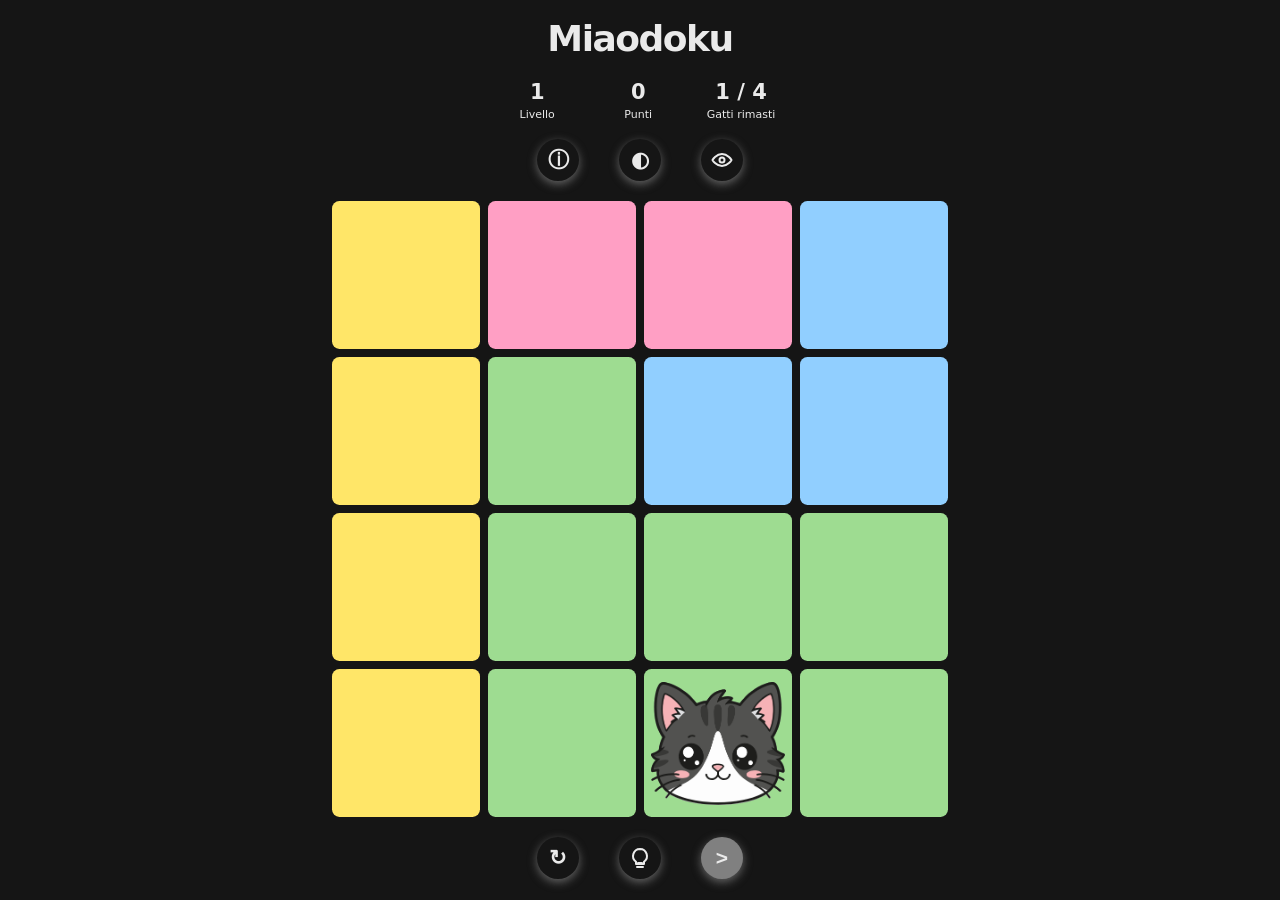
<file: index.html>
<!DOCTYPE html>
<html lang="it">
<head>
	<meta charset="UTF-8">
	<meta name="viewport" content="width=device-width, initial-scale=1.0">
	<title>Miaodoku</title>
	<link rel="stylesheet" href="res/style.css">
</head>
<body>
	<div id="loadingScreen">
		<img src="res/C.png">
		<div class="loading-bar">
			<div class="loading-progress"></div>
			<span class="loading-text">Caricamento</span>
		</div>
	</div>
	<div id="game">
		<h1>Miaodoku</h1>
		<div id="stats">
			<div class="stat">
				<div id="level" class="value">1</div>
				<div class="label">Livello</div>
			</div>
			<div class="stat">
				<div id="score" class="value">0</div>
				<div class="label">Punti</div>
			</div>
			<div class="stat">
				<div id="cats" class="value">1 / 4</div>
				<div class="label">Gatti rimasti</div>
			</div>
		</div>
		<div id="controls">
			<button id="infoButton" class="control-button" type="button" aria-label="Regole" title="Regole">ⓘ</button>
			<button id="themeButton" class="control-button" type="button" aria-label="Tema" title="Tema">◐</button>
			<button id="skinButton" class="control-button" type="button" aria-label="Skin gatti" title="Skin gatti">
				<svg class="cat-icon" viewBox="0 0 24 24" aria-hidden="true">
					<path d="M2.5 12s3.5-6 9.5-6 9.5 6 9.5 6-3.5 6-9.5 6-9.5-6-9.5-6z" />
					<circle cx="12" cy="12" r="2.5" /></svg>
			</button>
		</div>
		<div id="board"></div>
		<div id="gameControls">
			<button id="resetButton" class="control-button" type="button" aria-label="Reset" title="Reset">↻</button>
			<button id="helpButton" class="control-button" type="button" aria-label="Aiuto" title="Aiuto">
				<svg class="bulb" viewBox="0 0 24 24" aria-hidden="true">
					<path d="M9 21h6M10 17h4M12 3a7 7 0 0 0-4 12.7V18h8v-2.3A7 7 0 0 0 12 3z" /></svg>
			</button>
			<button id="nextButton" class="control-button" type="button" aria-label="Prossimo livello" title="Prossimo livello">&gt;</button>
		</div>
		<div id="message"></div>
	</div>
	<div id="levelOverlay" class="overlay" aria-hidden="true">
		<div id="levelPopup" class="popup">
			<button id="closeLevelPopup" type="button" class="close-button" aria-label="Chiudi">×</button>
			<div class="level-image"><img src="res/L.png" alt=""></div>
			<button id="nextLevelButton">Prossimo livello</button>
		</div>
	</div>
	<div id="infoOverlay" class="overlay" aria-hidden="true">
		<div id="infoPopup" role="dialog" class="popup" aria-modal="true" aria-labelledby="infoTitle">
			<button id="closeInfo" type="button" class="close-button" aria-label="Chiudi">×</button>
			<h3 id="infoTitle" style="color: var(--title)">🎮 Controlli:</h3>
			<p>❌ <strong style="color: var(--title)">Click/tocco</strong>
				<br>Inserisci una X su una casella vuota
				<br>
				<br>🐱 <strong style="color: var(--title)">Doppio click/tocco</strong>
				<br>Inserisci un gatto su una casella vuota
				<br>
				<br>🟦 <strong style="color: var(--title)">Click/tocco su una casella occupata</strong>
				<br>Svuota la casella occupata</p>
			<h3 style="color: var(--title)">Come si gioca:</h3>
			<p>🐱 Metti i gatti nelle caselle giuste, ma attenzione: i gatti non amano bisticciare!
				<br>
				<br>🐾 <strong style="color: var(--title)">Attenti ai litigi!</strong>
				<br>A volte due gatti possono incontrarsi e iniziare a discutere
				<br>Il gatto <strong>Alpha</strong> è il più coraggioso e rimane nella sua casella, mentre il gatto <strong>Beta</strong> preferisce scappare via
				<br>Al suo posto rimane una X, così sai che quella casella non va più usata
				<br>
				<br>🐾 <strong style="color: var(--title)">Niente gatti nella stessa riga</strong>
				<br>Due gatti sulla stessa riga si disturbano e litigano
				<br>
				<br>🐾 <strong style="color: var(--title)">Niente gatti nella stessa colonna</strong>
				<br>Anche sopra e sotto non possono stare insieme
				<br>
				<br>🐾 <strong style="color: var(--title)">Ogni colore ha una sola zona</strong>
				<br>Ogni colore è la zona di un gatto. Non mettere un altro gatto nello stesso colore
				<br>
				<br>🐾 <strong style="color: var(--title)">Niente gatti vicini</strong>
				<br>I gatti hanno bisogno di spazio: se sono troppo vicini iniziano a bisticciare
				<br>
				<br>💡 <strong style="color: var(--title)">Aiuto</strong>
				<br>Il pulsante aiuto mette delle X nelle caselle dove un gatto non può stare
				<br>Attenzione però: l'aiuto non può correggere un gatto messo nel posto sbagliato!
				<br>
				<br>Trova il posto giusto per tutti i gatti e completa il livello! 🎉</p>
		</div>
	</div>
	<div id="congratsOverlay" class="overlay" aria-hidden="true">
		<div id="congratsPopup" class="popup">
			<button id="closeCongrats" type="button" class="close-button" aria-label="Chiudi">×</button>
			<h2 style="color: var(--title)">🎉 Congratulazioni!</h2>
			<p>
				Hai completato tutti i livelli! 🐱
				<br><br>
				Puoi continuare a giocare per accumulare punti e divertirti.
			</p>
		</div>
	</div>
	<script src="res/script.js"></script>
</body>
</html>
</file>
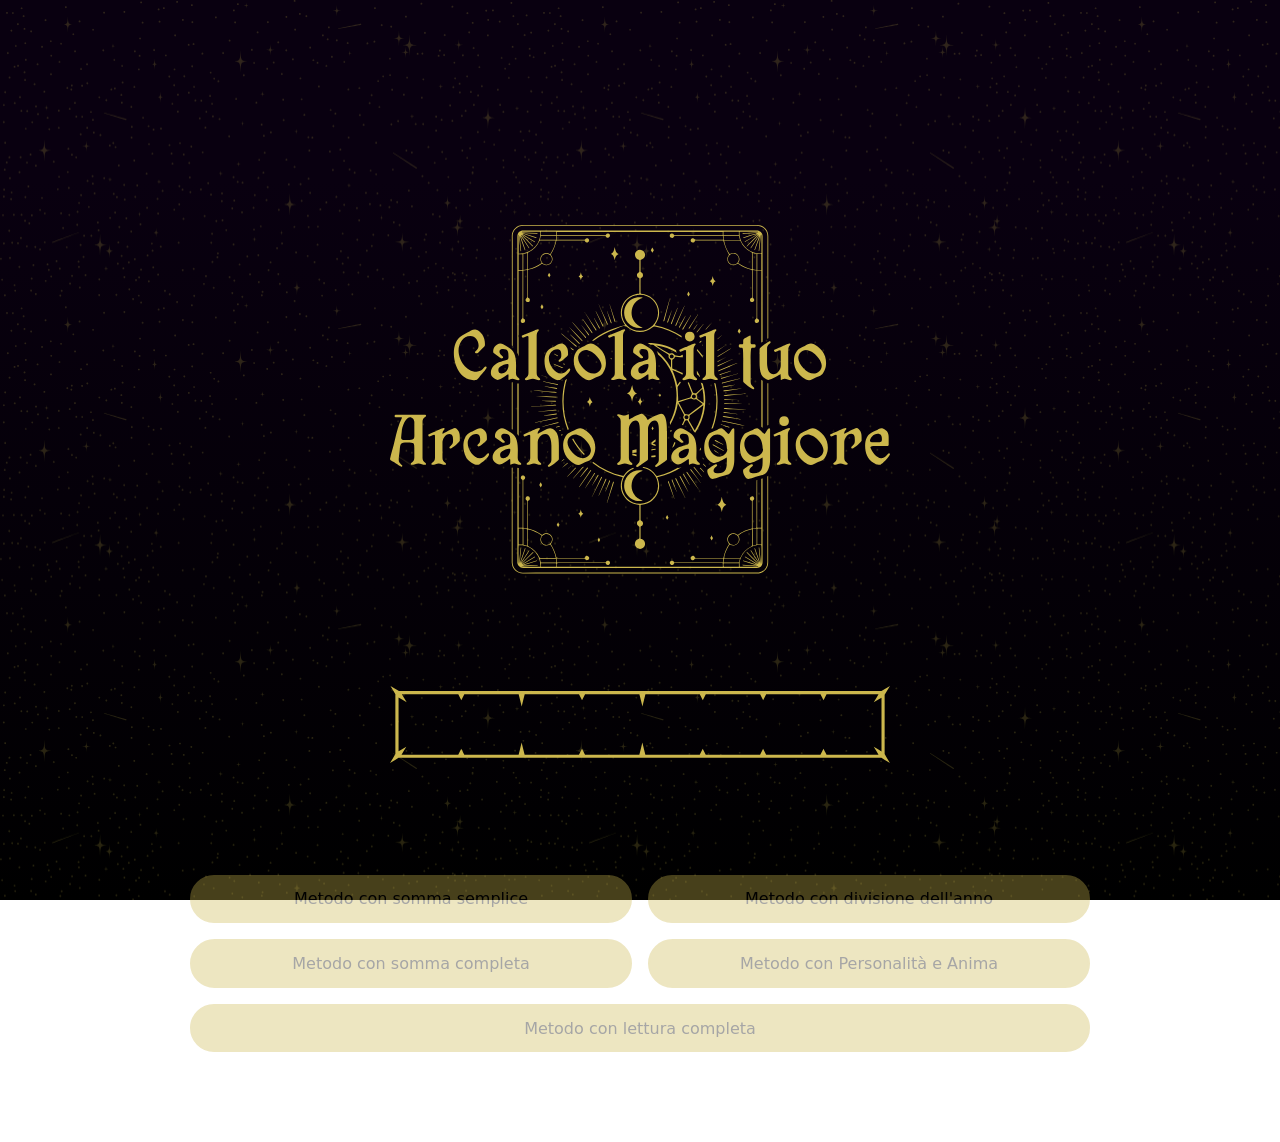
<file: tarots.html>
<!DOCTYPE html>
<html lang="it">
<head>
    <meta charset="UTF-8">
    <meta
        name="viewport"
        content="width=device-width, initial-scale=1.0"
    >
    <meta
        name="description"
        content="Calcola il tuo Arcano Maggiore attraverso la tua data di nascita."
    >
    <title>Tarocchi — Arcano Maggiore</title>
    <link rel="stylesheet" href="res/tarots/style.css">
</head>
<body>
    <div class="stars-background svg-host" data-svg="res/tarots/stars.svg" aria-hidden="true"></div>

    <main class="page">
        <section class="hero">
            <div class="title-image svg-host" data-svg="res/tarots/title.svg" aria-label="Tarocchi"></div>
        </section>
        <section class="calculator">
            <div class="date-container">
                <label
                    for="birth-date"
                    class="visually-hidden"
                >
                    Data di nascita
                </label>
                <div class="date-input-wrapper">
                    <input
                        id="birth-date"
                        class="date-input"
                        type="text"
                        inputmode="numeric"
                        autocomplete="bday"
                        maxlength="8"
                        aria-label="Data di nascita"
                    >
                    <div class="date-digits" aria-hidden="true">
                        <span class="date-digit"></span>
                        <span class="date-digit"></span>
                        <span class="date-digit"></span>
                        <span class="date-digit"></span>
                        <span class="date-digit"></span>
                        <span class="date-digit"></span>
                        <span class="date-digit"></span>
                        <span class="date-digit"></span>
                    </div>
                    <div class="date-decoration svg-host" data-svg="res/tarots/date.svg" aria-hidden="true"></div>
                </div>
                <p
                    id="date-error"
                    class="date-error"
                    aria-live="polite"
                ></p>
            </div>
            <div
                class="methods"
                aria-label="Metodi di calcolo"
            >
                <button
                    type="button"
                    class="method-button"
                    data-method="simple"
                >
                    Metodo con somma semplice
                </button>
                <button
                    type="button"
                    class="method-button"
                    data-method="split"
                >
                    Metodo con divisione dell'anno
                </button>
                <button
                    type="button"
                    class="method-button"
                    data-method="full"
                >
                    Metodo con somma completa
                </button>
                <button
                    type="button"
                    class="method-button"
                    data-method="soul"
                >
                    Metodo con Personalità e Anima
                </button>
                <button
                    type="button"
                    class="method-button method-button-wide"
                    data-method="complete"
                >
                    Metodo con lettura completa
                </button>
            </div>
        </section>
    </main>
    <div
        id="personality-soul-modal"
        class="modal personality-soul-modal"
        role="dialog"
        aria-modal="true"
        aria-labelledby="personality-soul-title"
    >
        <div class="modal-overlay"></div>
        <div class="modal-content personality-soul-content">
            <button
                id="personality-soul-close"
                class="modal-close"
                type="button"
                aria-label="Chiudi"
            >
                ×
            </button>
            <div class="arcana-header">
                <h1 id="personality-soul-title">
                    Personalità e Anima
                </h1>
            </div>
            <div class="personality-soul-grid">
                <div class="personality-soul-column">
                    <h2>
                        Personalità
                    </h2>
                    <button class="soul-card" data-soul-index="0" type="button"
                        aria-label="Apri la carta della Personalità">
                        <div class="soul-card-image"></div>
                    </button>
                </div>
                <div class="personality-soul-column">
                    <h2>
                        Anima
                    </h2>
                    <button class="soul-card" data-soul-index="1" type="button"
                        aria-label="Apri la carta dell'Anima">
                        <div class="soul-card-image"></div>
                    </button>
                </div>
            </div>
        </div>
    </div>
    <div
        id="arcana-modal"
        class="modal"
        aria-hidden="true"
        role="dialog"
        aria-modal="true"
        aria-labelledby="arcana-title"
    >
        <div class="modal-overlay"></div>
        <div class="modal-content">
            <button
                id="modal-close"
                class="modal-close"
                type="button"
                aria-label="Chiudi"
            >
                ×
            </button>
            <div class="arcana-header">
                <h1 id="arcana-title">
                    Arcano Maggiore
                </h1>
                <h2 id="arcana-name"></h2>
            </div>
            <div class="arcana-body">
                <div class="arcana-image-container">
                    <div id="arcana-image" class="arcana-image svg-host" aria-hidden="true"></div>
                </div>
                <div class="arcana-description">
                    <p id="arcana-text"></p>
                </div>
            </div>
        </div>
    </div>
    <script src="res/tarots/arcana-data.js"></script>
    <script src="res/tarots/script.js"></script>
</body>
</html>
</file>
<file: res/style.css>
* {
	box-sizing: border-box;
}
:root {
	--background: #151515;
	--text: #eaeaea;
	--red: #c40000;
	--nextA: #00c00a;
	--nextD: #808080;
	--title: #998080;
	--popup-overlay: rgba(0, 0, 0, 0.7);
	--shadow: 128, 128, 128;
}
body.light {
	--background: #eaeaea;
	--text: #151515;
	--popup-overlay: rgba(255, 255, 255, 0.7);
}
body {
	margin: 0;
	min-height: 100vh;
	display: flex;
	justify-content: center;
	align-items: center;
	background: var(--background);
	color: var(--text);
	transition: background .25s ease, color .25s ease;
	font-family: system-ui, -apple-system, BlinkMacSystemFont, "Segoe UI", sans-serif;
}
#loadingScreen {
	position: fixed;
	inset: 0;
	background: var(--background);
	z-index: 99999;
	display: flex;
	flex-direction: column;
	align-items: center;
	justify-content: center;
	gap: 25px;
}
#loadingScreen img {
	width: 300px;
	max-width: 70vw;
}
.loading-bar {
	position: relative;
	width: 300px;
	height: 30px;
	border-radius: 20px;
	overflow: hidden;
	background: var(--background);
	border: 2px solid var(--text);
}
.loading-progress {
	position: absolute;
	left: 0;
	top: 0;
	width: 0%;
	height: 100%;
	background: var(--nextA);
	transition: none;
}
.loading-text {
	position: absolute;
	inset: 0;
	display: flex;
	align-items: center;
	justify-content: center;
	font-size: 12px;
	font-weight: 700;
	color: transparent;
	pointer-events: none;
	z-index: 2;
	background-image: linear-gradient(to right, var(--background) 0%, var(--background) 0%, var(--text) 0%, var(--text) 100%);
	background-clip: text;
	-webkit-background-clip: text;
}
#game {
	width: min(92vw, 680px);
	text-align: center;
}
h1 {
	margin: 0 0 24px;
	font-size: 36px;
	line-height: 1;
	font-weight: 700;
	letter-spacing: -1.5px;
}
#stats {
	display: flex;
	justify-content: center;
	gap: 36px;
	margin-bottom: 18px;
}
.stat {
	min-width: 65px;
}
.value {
	font-size: 21px;
	font-weight: 650;
	line-height: 1.1;
}
.label {
	margin-top: 4px;
	color: var(--text);
	font-size: 11px;
}
#controls {
	display: flex;
	justify-content: center;
	gap: 40px;
	margin-bottom: 18px;
}
#gameControls {
	display: flex;
	justify-content: center;
	gap: 40px;
	margin-top: 18px;
}
.control-button {
	border: 0;
	background: var(--background);
	color: var(--text);
	width: 42px;
	height: 42px;
	border-radius: 50%;
	display: flex;
	justify-content: center;
	align-items: center;
	font-size: 21px;
	font-weight: 700;
	cursor: pointer;
	box-shadow: 0 3px 10px rgba(var(--shadow), 0.75);
	transition: transform .12s ease, background .12s ease;
	-webkit-tap-highlight-color: transparent;
}
.control-button:hover {
	background: var(--text);
	color: var(--background);
	transform: scale(1.06);
}
.control-button:active {
	transform: scale(.94);
}
.cat-icon {
	width: 24px;
	height: 24px;
	fill: none;
	stroke: var(--text);
	stroke-width: 2;
	stroke-linecap: round;
	stroke-linejoin: round;
}
#skinButton:hover .cat-icon {
	stroke: var(--background);
}
.bulb {
	width: 24px;
	height: 24px;
	fill: none;
	stroke: var(--text);
	stroke-width: 2;
	stroke-linecap: round;
	stroke-linejoin: round;
}
#helpButton:hover .bulb {
	stroke: var(--background);
}
#board {
	width: min(88vw, 620px);
	aspect-ratio: 1;
	margin: 0 auto;
	display: grid;
	gap: 4px;
	background: transparent;
	border: none;
	contain: layout;
}
.cell {
	position: relative;
	display: flex;
	justify-content: center;
	align-items: center;
	border: 0;
	border-radius: 5%;
	cursor: pointer;
	user-select: none;
	-webkit-tap-highlight-color: transparent;
	margin: 2px;
	overflow: hidden;
	transition: transform .12s ease, filter .12s ease;
}
.cell:hover {
	transform: scale(1.035);
	filter: brightness(.96);
	z-index: 10;
}
.cell.x::after {
	content: "";
	display: block;
	width: 75%;
	height: 75%;
	background: url("X.png") center / contain no-repeat;
}
.cat {
	position: relative;
	z-index: 2;
	display: flex;
	justify-content: center;
	align-items: center;
	width: 90%;
	height: 90%;
}
.cat-png {
	position: absolute;
	width: 100%;
	height: 100%;
	object-fit: contain;
	display: block;
}
.cat-fur {
	z-index: 1;
}
.cat-normal, .cat-angry, .cat-escape {
	z-index: 2;
}
.cat-angry {
	display: none;
}
.cat-escape {
	display: none;
}
.cat.stays-fighting .cat-normal {
	display: none;
}
.cat.stays-fighting .cat-angry {
	display: block;
}
.cat.running-away .cat-normal, .cat.running-away .cat-angry {
	display: none;
}
.cat.running-away .cat-escape {
	display: block;
}
.cat.stays-fighting {
	animation: stayingFight .65s ease-in-out;
}
@keyframes stayingFight {
	0% {
		transform: translateX(0) rotate(0);
	}
	15% {
		transform: translateX(-5px) rotate(-8deg);
	}
	30% {
		transform: translateX(5px) rotate(8deg);
	}
	45% {
		transform: translateX(-5px) rotate(-7deg);
	}
	60% {
		transform: translateX(4px) rotate(6deg);
	}
	80% {
		transform: translateX(0) rotate(0);
	}
	100% {
		transform: translateX(0) rotate(0);
	}
}
.cat.running-away {
	animation: catEscapeSimple .75s ease-in forwards;
}
.cat.running-away .cat-png {
	animation: catEscapeSimple .75s ease-in forwards;
}
@keyframes catEscapeSimple {
	0% {
		opacity: 1;
		transform: scale(1);
	}
	60% {
		opacity: .5;
		transform: scale(.85);
	}
	100% {
		opacity: 0;
		transform: scale(.5);
	}
}
#message {
	position: fixed;
	left: 50%;
	bottom: auto;
	transform: translateX(-50%) translateY(20px) scale(.92);
	z-index: 1000;
	background: var(--red);
	color: white;
	border: 2px solid black;
	padding: 11px 20px;
	border-radius: 12px;
	box-shadow: 0 5px 18px rgba(var(--shadow), 0.5);
	font-size: 14px;
	font-weight: 700;
	white-space: nowrap;
	pointer-events: none;
	opacity: 0;
}
#message.show {
	animation: popupMessage 1.5s cubic-bezier(.2, .9, .3, 1) forwards;
}
@keyframes popupMessage {
	0% {
		opacity: 0;
		transform: translateX(-50%) translateY(20px) scale(.92);
	}
	12% {
		opacity: 1;
		transform: translateX(-50%) translateY(0) scale(1);
	}
	78% {
		opacity: 1;
		transform: translateX(-50%) translateY(0) scale(1);
	}
	100% {
		opacity: 0;
		transform: translateX(-50%) translateY(10px) scale(.96);
	}
}
.overlay {
	position: fixed;
	inset: 0;
	display: none;
	justify-content: center;
	align-items: center;
	padding: 20px;
	background: var(--popup-overlay);
}
.overlay.open {
	display: flex;
}
.popup {
	background: var(--background);
	color: var(--text);
	border-radius: 18px;
	box-shadow: 0 15px 50px rgba(var(--shadow), 0.5);
}
#infoPopup {
	position: relative;
	width: min(92vw, 650px);
	max-height: 85vh;
	overflow-y: auto;
	padding: 28px 26px;
	text-align: left;
}
#infoPopup p {
	margin: 0;
	font-size: 15px;
	line-height: 1.6;
}
#levelPopup {
	position: relative;
	width: min(88vw, 620px);
	aspect-ratio: 1;
	overflow: hidden;
	padding: 25px;
	text-align: center;
	display: flex;
	align-items: center;
	justify-content: center;
}
.level-image {
	position: relative;
	width: 100%;
	height: 100%;
	display: flex;
	align-items: center;
	justify-content: center;
}
.level-image img {
	width: 100%;
	max-height: 60vh;
	object-fit: contain;
	display: block;
}
#congratsPopup {
	position: relative;
	width: min(90vw, 520px);
	max-height: 80vh;
	overflow-y: auto;
	padding: 35px 25px;
	text-align: left;
	font-size: 16px;
	font-weight: 400;
}
#congratsPopup h2 {
	margin: 20px 0 15px;
	font-size: 28px;
	line-height: 1.2;
}
#congratsPopup p {
	margin: 0;
	font-size: 16px;
	line-height: 1.5;
}
.close-button {
	position: absolute;
	top: 12px;
	right: 12px;
	width: 36px;
	height: 36px;
	border: none;
	border-radius: 50%;
	background: var(--background);
	color: var(--text);
	box-shadow: 0 3px 10px rgba(var(--shadow), 0.75);
	font-size: 22px;
	line-height: 1;
	cursor: pointer;
	display: flex;
	align-items: center;
	justify-content: center;
	z-index: 2;
}
.close-button:hover {
	background: var(--text);
	color: var(--background);
}
#nextButton:not(.active) {
	background: var(--nextD);
	cursor: not-allowed;
}
#nextButton.active {
	background: var(--nextA);
	cursor: pointer;
}
#nextLevelButton {
	position: absolute;
	bottom: 25px;
	z-index: 2;
	padding: 12px 22px;
	background: var(--nextA);
	color: black;
	border: 0;
	border-radius: 20px;
	font-weight: 700;
}
#nextLevelButton:hover {
	color: white;
	cursor: pointer;
}
@media (max-width: 480px) {
	h1 {
		font-size: 32px;
		margin-bottom: 20px;
	}
	#stats {
		gap: 24px;
		margin-bottom: 14px;
	}
	#controls {
		margin-bottom: 14px;
	}
	#gameControls {
		margin-top: 14px;
	}
	#message {
		font-size: 13px;
		padding: 10px 17px;
	}
}
</file>
<file: res/tarots/style.css>
:root {
    --foreground: #ccb74d;
    --background: #000000;
    --galaxy: #090010;
    --lightgalaxy: #100010;
}
* {
    box-sizing: border-box;
    margin: 0;
    padding: 0;
}
html, body {
    min-height: 100%;
}
body {
    min-height: 100vh;
    background: linear-gradient(to bottom, var(--galaxy) 20%, var(--background) 100%);
    background-attachment: fixed;
    color: var(--foreground);
    font-family: system-ui;
    overflow-x: hidden;
    -webkit-user-select: none;
    -moz-user-select: none;
    -ms-user-select: none;
    user-select: none;
}
input, textarea {
    -webkit-user-select: text;
    -moz-user-select: text;
    -ms-user-select: text;
    user-select: text;
}
button, input {
    font: inherit;
    color: var(--foreground);
}
button {
    cursor: pointer;
}
img {
    display: block;
    max-width: 100%;
}
.svg-host {
    color: var(--foreground);
}
.svg-host > svg {
    display: block;
    width: 100%;
    height: auto;
    color: var(--foreground);
}
.page, .hero, .calculator, .methods, .date-container, .modal-content, .arcana-body, .arcana-description {
    color: var(--foreground);
}
.page {
    min-height: 100vh;
    background: transparent;
}
.visually-hidden {
    position: absolute;
    width: 1px;
    height: 1px;
    padding: 0;
    margin: -1px;
    overflow: hidden;
    clip: rect(0, 0, 0, 0);
    white-space: nowrap;
    border: 0;
}
.hero {
    min-height: auto;
    display: flex;
    align-items: center;
    justify-content: center;
    padding-top: 25vh;
}
.title-image {
    height: auto;
}
.calculator {
    width: 100%;
    display: flex;
    flex-direction: column;
    align-items: center;
    padding: 7rem 5vw 10vh;
}
.title-image, .date-container {
    width: min(80vw, 500px);
}
.date-input-wrapper {
    position: relative;
    width: 100%;
    display: block;
    overflow: hidden;
}
.date-decoration {
    position: relative;
    z-index: 4;
    display: block;
    width: 100%;
    height: auto;
    max-width: none;
    pointer-events: none;
    opacity: 1;
}
.date-input {
    position: absolute;
    inset: 0;
    z-index: 6;
    width: 100%;
    height: 100%;
    border: 0;
    outline: 0;
    border-radius: 0;
    background: transparent;
    color: transparent;
    caret-color: transparent;
    text-align: center;
    font-size: clamp(1.5rem, 5vw, 3rem);
    font-weight: 600;
    line-height: 1;
    font-variant-numeric: tabular-nums;
    padding: 0;
    opacity: 1;
    cursor: text;
}
.date-digits {
    position: absolute;
    inset: 0;
    z-index: 3;
    display: grid;
    grid-template-columns: repeat(8, minmax(0, 1fr));
    align-items: center;
    width: 100%;
    height: 100%;
    pointer-events: none;
    color: var(--foreground);
}
.date-digit {
    display: flex;
    align-items: center;
    justify-content: center;
    min-width: 0;
    height: 100%;
    color: var(--foreground);
    font-family: inherit;
    font-size: clamp(1.5rem, 5vw, 3rem);
    font-weight: 600;
    line-height: 1;
    font-variant-numeric: tabular-nums;
    white-space: nowrap;
}
.date-input::placeholder {
    color: transparent;
    opacity: 0;
}
.date-input:focus {
    outline: none;
}
.date-input::selection {
    background: transparent;
    color: transparent;
}
.date-digit.is-selected {
    background: color-mix(in srgb, var(--foreground) 25%, transparent);
}
.date-caret {
    position: absolute;
    z-index: 5;
    width: 2px;
    background: var(--foreground);
    pointer-events: none;
    animation: blink 1s step-end infinite;
}
@keyframes blink {
    50% {
        opacity: 0;
    }
}
.svg-color {
    color: var(--foreground);
}
.date-error {
    position: fixed;
    left: 50%;
    bottom: 8vh;
    transform: translateX(-50%) translateY(20px);
    min-height: 0;
    margin: 0;
    padding: .8rem 1.5rem;
    border-radius: 999px;
    background: var(--foreground);
    color: var(--background);
    text-align: center;
    font-size: .9rem;
    font-weight: 600;
    opacity: 0;
    pointer-events: none;
    transition: opacity 180ms ease, transform 180ms ease;
    z-index: 2000;
}
.date-error.is-visible {
    opacity: 1;
    transform: translateX(-50%) translateY(0);
}
.methods {
    width: min(90vw, 900px);
    display: grid !important;
    grid-template-columns: repeat(2, minmax(0, 1fr)) !important;
    gap: 1rem;
    margin-top: 7rem;
}
.method-button {
    width: 100%;
    min-width: 0;
    white-space: nowrap;
    padding: .8rem 1.5rem;
    border: 2px solid var(--foreground);
    border-radius: 999px;
    background: var(--foreground);
    color: var(--background);
    transition: opacity 180ms ease;
}
.method-button-wide {
    grid-column: 1 / -1;
}
.method-button:hover:not(:disabled), .method-button:active:not(:disabled) {
    background: var(--foreground);
    color: var(--background);
}
.method-button:disabled {
    opacity: .35;
    cursor: not-allowed;
}
.modal {
    position: fixed;
    inset: 0;
    z-index: 1000;
    display: flex;
    align-items: center;
    justify-content: center;
    padding: 5vh 5vw;
    visibility: hidden;
    opacity: 0;
    transition: opacity 180ms ease, visibility 180ms ease;
}
.modal.is-open {
    visibility: visible;
    opacity: 1;
}
.modal-overlay {
    position: absolute;
    inset: 0;
    background: var(--background);
    opacity: .94;
}
.modal-content {
    position: relative;
    z-index: 1;
    height: 75vh;
    height: 75svh;
    width: 75vw;
    width: 75svw;
    max-width: none;
    max-height: none;
    padding: clamp(1.5rem, 4vw, 4rem);
    overflow: hidden;
    background: linear-gradient(to bottom, var(--lightgalaxy) 0%, var(--background) 100%);
    box-shadow: 0 0 28px color-mix(in srgb, var(--foreground) 65%, transparent), 0 0 70px color-mix(in srgb, var(--foreground) 25%, transparent);
    color: var(--foreground);
    border: 0;
    border-radius: 24px;
}
.modal-content::before {
    content: "";
    position: absolute;
    inset: 0;
    background: var(--foreground);
    opacity: .2;
    mask-image: url("stars.svg");
    mask-repeat: repeat;
    mask-position: left top;
    mask-size: 537px 300px;
    -webkit-mask-image: url("stars.svg");
    -webkit-mask-repeat: repeat;
    -webkit-mask-position: left top;
    -webkit-mask-size: 537px 300px;
    pointer-events: none;
    z-index: 0;
}
.modal-content > * {
    position: relative;
    z-index: 1;
}
.modal-close {
    position: absolute;
    top: 1rem;
    right: 1rem;
    z-index: 5;
    width: 2.5rem;
    height: 2.5rem;
    display: flex;
    align-items: center;
    justify-content: center;
    border: 2px solid var(--foreground);
    border-radius: 999px;
    background: var(--foreground);
    color: var(--background);
    font-size: 1.5rem;
    line-height: 1;
    font-weight: 600;
}
.modal-close:hover, .modal-close:focus-visible, .modal-close:active {
    background: var(--foreground);
    color: var(--background);
}
.personality-soul-content {
    display: flex;
    flex-direction: column;
    overflow-y: auto;
}
.personality-soul-grid {
    display: grid;
    grid-template-columns: repeat(2, minmax(0, 1fr));
    flex: 1;
}
.personality-soul-column {
    display: flex;
    flex-direction: column;
    align-items: center;
    gap: 5%;
}
.personality-soul-column h2 {
    font-size: clamp(1.2rem, 2.5vw, 2rem);
    text-align: center;
    font-weight: 400;
}
.soul-card {
    display: flex;
    flex-direction: column;
    align-items: center;
    justify-content: center;
    width: auto;
    flex: 1;
    border: none;
    background: transparent;
    color: var(--foreground);
    cursor: pointer;
}
.soul-card:hover .soul-card-image,
.soul-card:focus-visible .soul-card-image {
    background: transparent;
    box-shadow: none;
    filter: drop-shadow(0 0 8px color-mix(in srgb, var(--foreground) 100%, transparent)) drop-shadow(0 0 30px color-mix(in srgb, var(--foreground) 70%, transparent));
}
.soul-card-image {
    display: flex;
    align-items: center;
    justify-content: center;
    width: auto;
    height: auto;
}
.soul-card-image svg {
    width: auto;
    height: 100%;
    object-fit: contain;
}
.arcana-header {
    text-align: center;
    padding: 1rem 3rem 2rem;
}
#arcana-title {
    color: var(--foreground);
    font-size: clamp(1.4rem, 3vw, 2.5rem);
    font-weight: 500;
}
#arcana-name {
    margin-top: .5rem;
    color: var(--foreground);
    font-size: clamp(1.2rem, 2.5vw, 2rem);
    font-weight: 400;
}
.arcana-body {
    min-height: 0;
    height: calc(100% - 160px);
    display: flex;
    flex-direction: row;
    align-items: center;
}
.arcana-description {
    order: 2;
    flex: 1 1 50%;
    min-height: 0;
    min-width: 0;
    display: flex;
    align-items: flex-start;
    overflow: hidden;
    scrollbar-color: var(--foreground) transparent;
    scrollbar-width: thin;
}
.arcana-description::-webkit-scrollbar {
    width: 8px;
}
.arcana-description::-webkit-scrollbar-track {
    background: transparent;
}
.arcana-description::-webkit-scrollbar-thumb {
    background: var(--foreground);
    border-radius: 999px;
}
#arcana-text {
    color: var(--foreground);
    font-size: clamp(1rem, 1.5vw, 1.25rem);
    line-height: 1.7;
    white-space: pre-line;
    overflow-wrap: anywhere;
    word-break: normal;
}
.arcana-image-container {
    order: 1;
    flex: 1 1 20%;
    min-width: 0;
    min-height: 0;
    height: 100%;
    display: flex;
    align-items: center;
    justify-content: center;
}
.arcana-image {
    width: min(30vw, 400px);
    max-width: 100%;
    max-height: 100%;
    height: auto;
    object-fit: contain;
}
.modal.is-long-description .arcana-description {
    position: static;
    transform: none;
    width: auto;
    max-height: 100%;
    min-height: 0;
    overflow-y: auto;
    overflow-x: hidden;
    align-items: flex-start;
}
@media (max-width: 767px) and (orientation: portrait) {
    .hero {
        padding-top: 20%;
        padding-bottom: 20%;
    }
    .title-image, .date-container {
        width: 80%;
    }
    .calculator {
        padding: 0;
    }
    .methods {
        width: 80%;
        margin-top: 20%;
        margin-bottom: 20%;
    }
    .method-button {
        height: 4rem;
        display: flex;
        align-items: center;
        justify-content: center;
        text-align: center;
        padding: 5%;
        font-size: 90%;
        line-height: 115%;
        white-space: normal;
    }
    .method-button-wide {
        grid-column: 1;
        width: 210%;
    }
    .modal {
        padding: 4%;
    }
    .modal-content {
        display: flex;
        flex-direction: column;
        height: 100%;
        width: 100%;
        padding: 7%;
    }
    .personality-soul-grid {
        grid-template-columns: 1fr;
        gap: 2%;
        min-height: 0;
    }
    .personality-soul-column, .soul-card {
        min-height: 0;
    }
    .soul-card-image {
        height: 80%;
    }
    .arcana-header {
        flex: 0 0 auto;
        padding-top: 7%;
    }
    .arcana-body {
        height: auto;
        min-height: 0;
        display: flex;
        flex: 1 1 0;
        flex-direction: column;
        gap: 2%;
    }
    .arcana-image-container {
        order: 1;
        flex: 0 0 auto;
        width: auto;
        height: 40%;
    }
    .arcana-image {
        width: auto;
        height: auto;
        object-fit: contain;
    }
    .arcana-description, .modal.is-long-description .arcana-description {
        order: 2;
        position: static;
        transform: none;
        flex: 1 1 auto;
        width: 100%;
        min-height: 0;
        overflow-y: auto;
        overflow-x: hidden;
        margin-top: 6%;
        background: transparent;
        box-sizing: border-box;
        scrollbar-gutter: stable;
    }
}
@media (max-width: 767px) and (orientation: landscape) {
    .hero {
        padding-top: 8%;
        padding-bottom: 8%;
    }
    .title-image, .date-container {
        width: 60%;
    }
    .calculator {
        padding: 0;
    }
    .methods {
        width: 80%;
        margin-top: 8%;
        margin-bottom: 8%;
    }
    .method-button {
        padding: 5%;
        font-size: 95%;
        line-height: 115%;
        white-space: normal;
    }
    .method-button-wide {
        grid-column: 1;
        width: 205%;
    }
    .modal {
        padding: 4%;
    }
    .modal-content {
        display: flex;
        flex-direction: column;
        height: 100%;
        width: 100%;
        padding: 4%;
    }
    .personality-soul-grid {
        grid-template-columns: repeat(2, minmax(0, 1fr));
        gap: 4%;
        min-height: 0;
    }
    .personality-soul-column, .soul-card {
        min-height: 0;
    }
    .soul-card-image {
        height: 80%;
    }
    .arcana-header {
        padding: 0;
        padding-bottom: 2%;
    }
    .arcana-body {
        height: auto;
        min-height: 0;
        display: flex;
        flex: 1 1 0;
        flex-direction: row;
        gap: 4%;
    }
    .arcana-image-container {
        order: 1;
        flex: 0 0 auto;
        width: auto;
        height: 80%;
    }
    .arcana-description, .modal.is-long-description .arcana-description {
        flex: 1 1 auto;
        width: 100%;
        scrollbar-gutter: stable;
    }
}
@media (min-width: 768px) and (max-width: 1024px) and (orientation: portrait) {
    .modal {
        padding: 4%;
    }
    .modal-content {
        width: 100%;
        height: 100%;
        padding: 4%;
        display: flex;
        flex-direction: column;
    }
    .personality-soul-grid {
        grid-template-columns: 1fr;
        gap: 2%;
        min-height: 0;
    }
    .personality-soul-column, .soul-card {
        min-height: 0;
    }
    .soul-card-image {
        height: 80%;
    }
    .arcana-header {
        flex: 0 0 auto;
        padding-top: 7%;
    }
    .arcana-body {
        height: auto;
        min-height: 0;
        display: flex;
        flex: 1 1 0;
        flex-direction: column;
        gap: 4%;
    }
    .arcana-image-container {
        order: 1;
        flex: 0 0 auto;
        width: auto;
        height: 40%;
    }
    .arcana-image {
        width: auto;
        height: auto;
        object-fit: contain;
    }
    .arcana-description, .modal.is-long-description .arcana-description {
        position: static;
        transform: none;
        flex: 1 1 auto;
        width: 100%;
        min-height: 0;
        margin-top: 4%;
        overflow-y: auto;
        overflow-x: hidden;
        background: transparent;
        box-sizing: border-box;
        scrollbar-gutter: stable;
    }
}
@media (min-width: 768px) and (max-width: 1280px) and (orientation: landscape) {
    .modal {
        padding: 4%;
    }
    .modal-content {
        width: 100%;
        height: 100%;
        padding: 4%;
        display: flex;
        flex-direction: column;
    }
    .personality-soul-grid {
        grid-template-columns: repeat(2, minmax(0, 1fr));
        gap: 4%;
        min-height: 0;
    }
    .personality-soul-column, .soul-card {
        min-height: 0;
    }
    .soul-card-image {
        height: 80%;
    }
    .arcana-body {
        height: auto;
        min-height: 0;
        display: flex;
        flex: 1 1 0;
        flex-direction: row;
        gap: 4%;
    }
    .arcana-image-container {
        order: 1;
        flex: 0 0 auto;
        width: auto;
        height: 80%;
    }
    .arcana-description, .modal.is-long-description .arcana-description {
        position: static;
        transform: none;
        flex: 1 1 auto;
        width: 100%;
        min-height: 0;
        overflow-y: auto;
        overflow-x: hidden;
        background: transparent;
        box-sizing: border-box;
        scrollbar-gutter: stable;
    }
}
@media (prefers-reduced-motion: reduce) {
    *,
    *::before,
    *::after {
        transition: none !important;
    }
}
.stars-background {
    position: fixed;
    inset: 0;
    width: 100vw;
    height: 100vh;
    display: block;
    opacity: 0.2;
    pointer-events: none;
    z-index: 0;
}
body > *:not(.stars-background):not(.modal) {
    position: relative;
    z-index: 1;
}
body > .modal {
    position: fixed;
    inset: 0;
    z-index: 1000;
}
</file>
